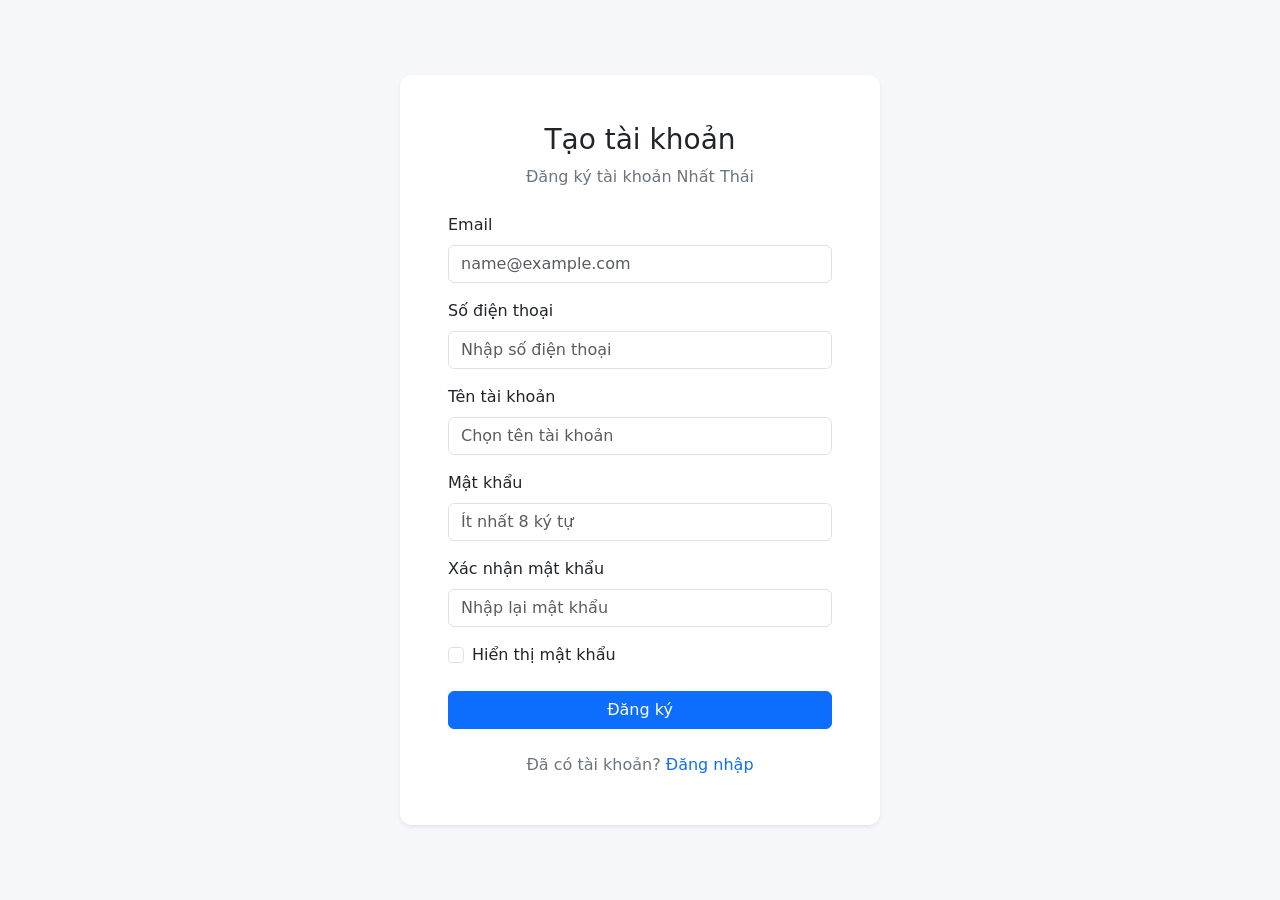
<file: dk.html>
<!DOCTYPE html>
<html lang="vi">

<head>
  <meta charset="UTF-8">
  <meta name="viewport" content="width=device-width, initial-scale=1">
  <title>Đăng ký | Nhất Thái</title>
  <link rel="stylesheet" href="css/bootstrap.min.css">
  <link rel="stylesheet" href="css/dk.css">
</head>

<body>
  <main class="container min-vh-100 d-flex align-items-center justify-content-center py-4">
    <div class="card register-card shadow-sm w-100">
      <div class="card-body p-4 p-md-5">
        <div class="text-center mb-4">
          <h1 class="h3 mb-2">Tạo tài khoản</h1>
          <p class="text-secondary mb-0">Đăng ký tài khoản Nhất Thái</p>
        </div>

        <form id="registerForm">
          <div class="mb-3">
            <label for="email" class="form-label">Email</label>
            <input id="email" name="email" class="form-control" type="email"
              placeholder="name@example.com" autocomplete="email" required>
          </div>

          <div class="mb-3">
            <label for="phone" class="form-label">Số điện thoại</label>
            <input id="phone" name="phone" class="form-control" type="tel"
              placeholder="Nhập số điện thoại" autocomplete="tel" required>
          </div>

          <div class="mb-3">
            <label for="username" class="form-label">Tên tài khoản</label>
            <input id="username" name="username" class="form-control" type="text"
              placeholder="Chọn tên tài khoản" autocomplete="username" required>
          </div>

          <div class="mb-3">
            <label for="password" class="form-label">Mật khẩu</label>
            <input id="password" name="password" class="form-control" type="password"
              placeholder="Ít nhất 8 ký tự" autocomplete="new-password" minlength="8" required>
          </div>

          <div class="mb-3">
            <label for="confirmPassword" class="form-label">Xác nhận mật khẩu</label>
            <input id="confirmPassword" name="confirmPassword" class="form-control" type="password"
              placeholder="Nhập lại mật khẩu" autocomplete="new-password" required>
          </div>

          <div class="form-check mb-4">
            <input id="showPassword" class="form-check-input" type="checkbox">
            <label class="form-check-label" for="showPassword">Hiển thị mật khẩu</label>
          </div>

          <button class="btn btn-primary w-100" type="submit">Đăng ký</button>
          <p id="registerMessage" class="small text-secondary text-center mt-3 mb-0" aria-live="polite"></p>
        </form>

        <div class="text-center mt-4">
          <span class="text-secondary">Đã có tài khoản?</span>
          <a href="login.html" class="link-primary text-decoration-none">Đăng nhập</a>
        </div>
      </div>
    </div>
  </main>
  <script src="dk.js"></script>
</body>

</html>
</file>
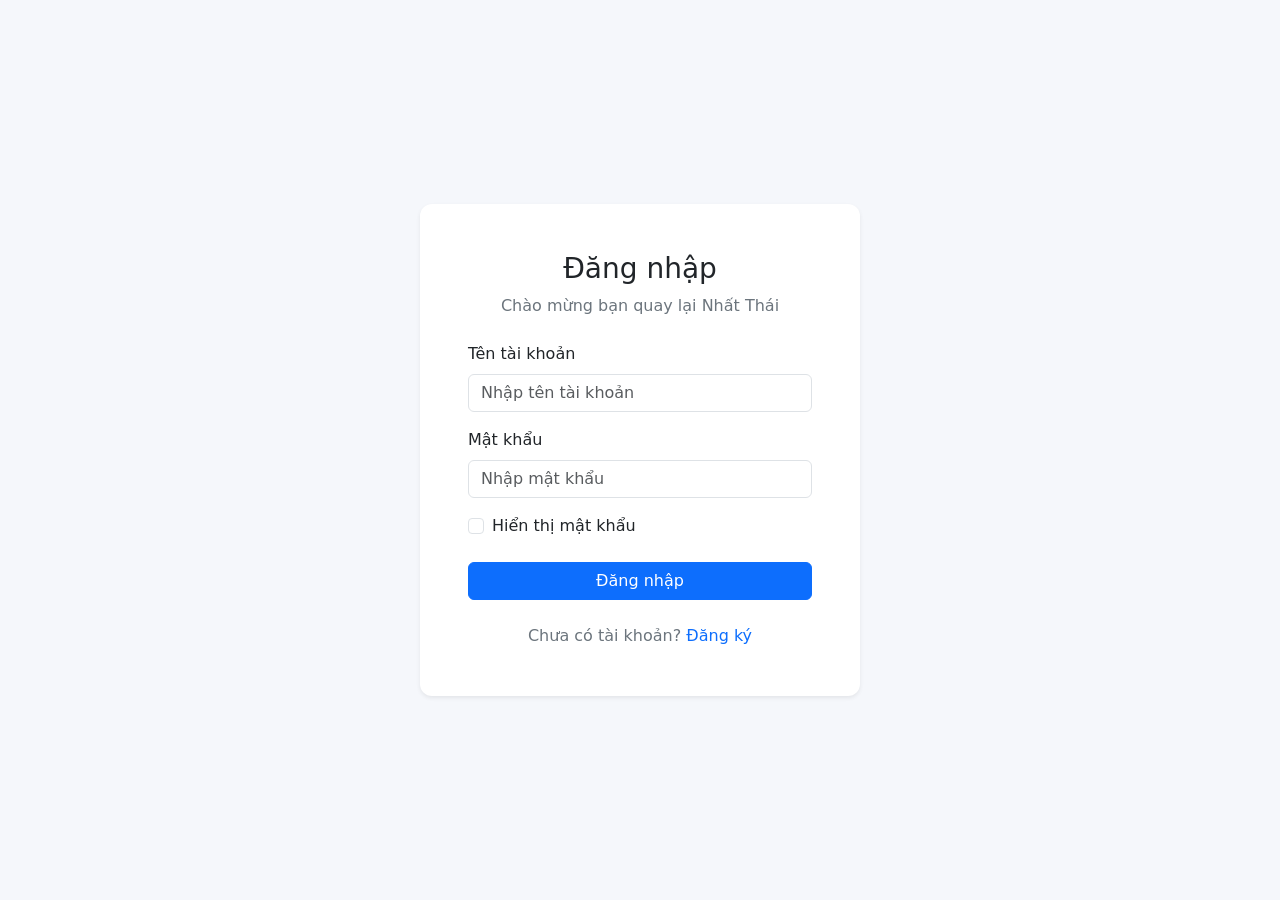
<file: login.html>
<!DOCTYPE html>
<html lang="vi">

<head>
  <meta charset="UTF-8">
  <meta name="viewport" content="width=device-width, initial-scale=1">
  <title>Đăng nhập | Nhất Thái</title>
  <link rel="stylesheet" href="css/bootstrap.min.css">
  <link rel="stylesheet" href="css/login.css">
</head>

<body>
  <main class="container min-vh-100 d-flex align-items-center justify-content-center py-4">
    <div class="card login-card shadow-sm w-100">
      <div class="card-body p-4 p-md-5">
        <div class="text-center mb-4">
          <h1 class="h3 mb-2">Đăng nhập</h1>
          <p class="text-secondary mb-0">Chào mừng bạn quay lại Nhất Thái</p>
        </div>

        <form id="loginForm">
          <div class="mb-3">
            <label for="username" class="form-label">Tên tài khoản</label>
            <input id="username" name="username" class="form-control" type="text"
              placeholder="Nhập tên tài khoản" autocomplete="username" required>
          </div>

          <div class="mb-3">
            <label for="password" class="form-label">Mật khẩu</label>
            <input id="password" name="password" class="form-control" type="password"
              placeholder="Nhập mật khẩu" autocomplete="current-password" required>
          </div>

          <div class="form-check mb-4">
            <input id="showPassword" class="form-check-input" type="checkbox">
            <label class="form-check-label" for="showPassword">Hiển thị mật khẩu</label>
          </div>

          <button class="btn btn-primary w-100" type="submit">Đăng nhập</button>
          <p id="loginMessage" class="small text-secondary text-center mt-3 mb-0" aria-live="polite"></p>
        </form>

        <div class="text-center mt-4">
          <span class="text-secondary">Chưa có tài khoản?</span>
          <a href="dk.html" class="link-primary text-decoration-none">Đăng ký</a>
        </div>
      </div>
    </div>
  </main>
  <script src="login.js"></script>
</body>

</html>
</file>
<file: css/dk.css>
body {
  background-color: #f5f7fb;
}

.register-card {
  max-width: 480px;
  border: 0;
  border-radius: 12px;
}
</file>
<file: css/login.css>
body {
  background-color: #f5f7fb;
}

.login-card {
  max-width: 440px;
  border: 0;
  border-radius: 12px;
}
</file>
